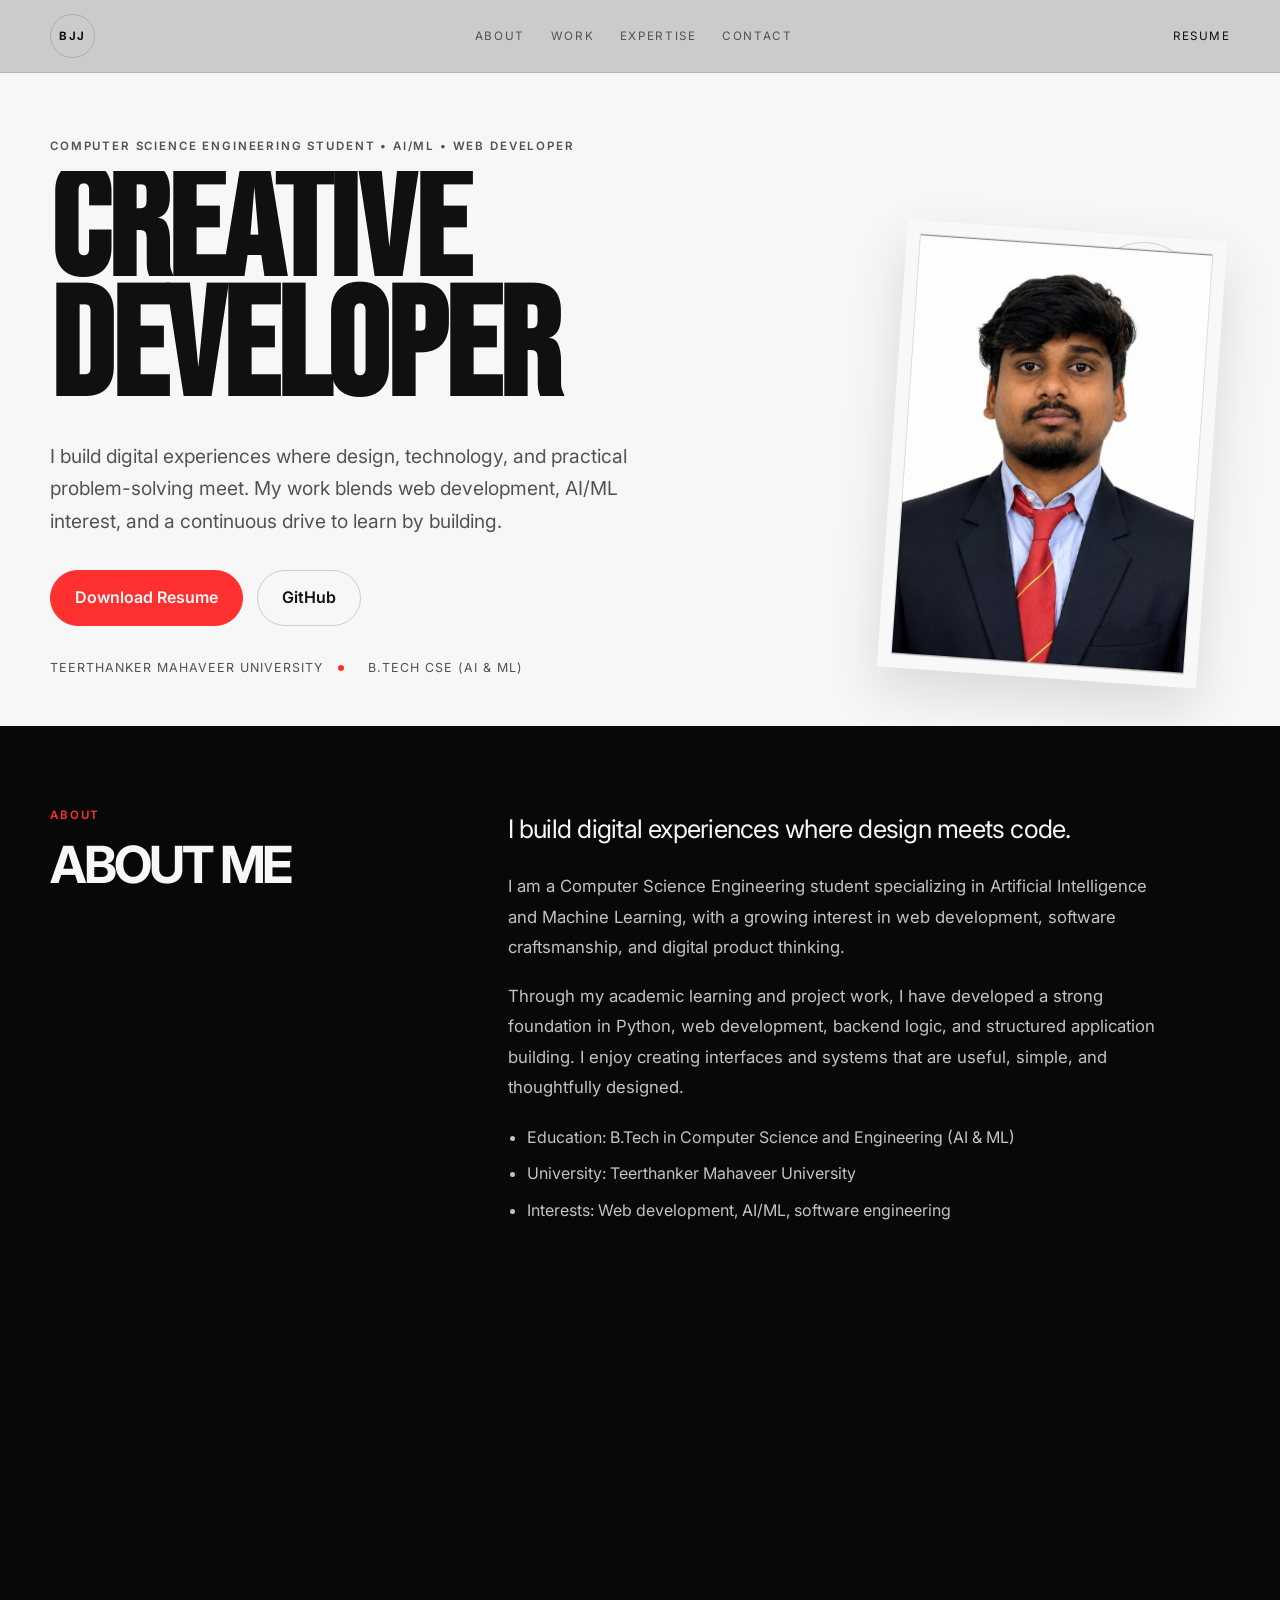
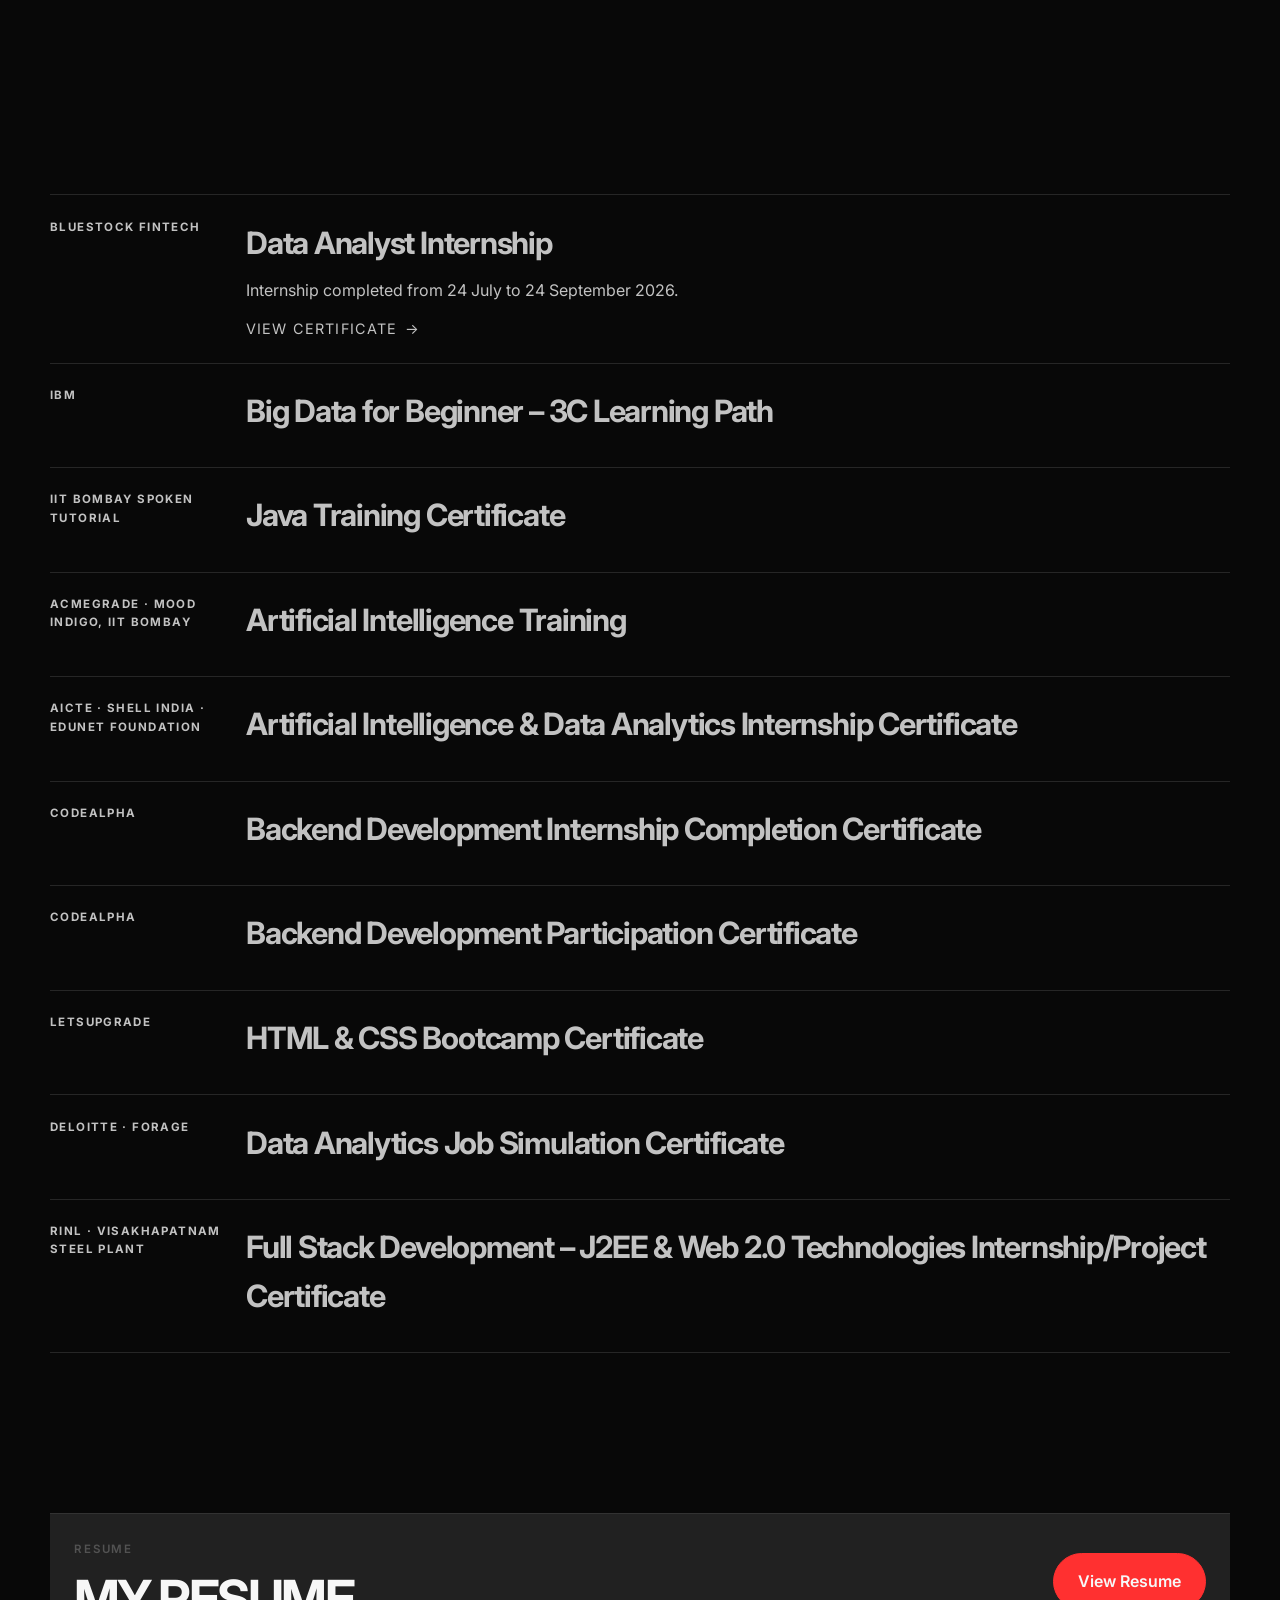
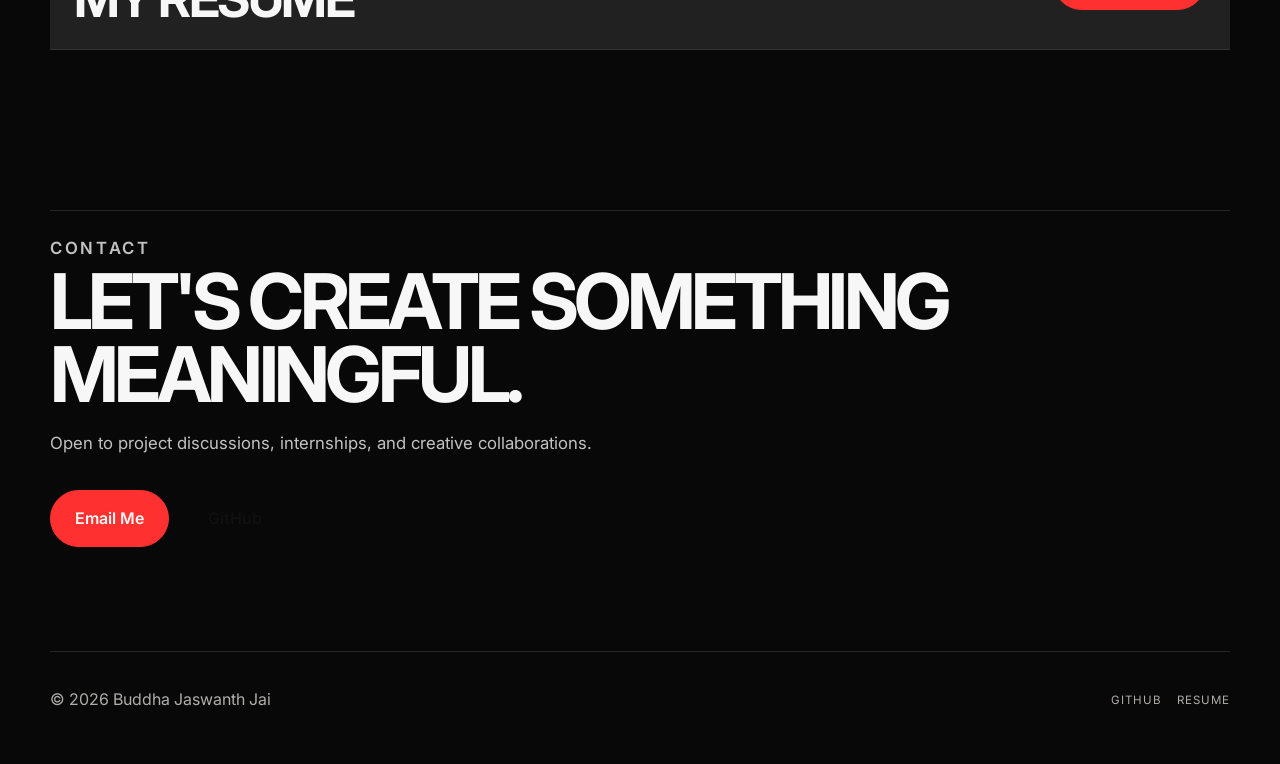
<file: index.html>
<!DOCTYPE html>
<html lang="en">
  <head>
    <meta charset="UTF-8" />
    <meta name="viewport" content="width=device-width, initial-scale=1.0" />
    <meta name="description" content="Buddha Jaswanth Jai is a Computer Science Engineering student specializing in AI/ML, web development, and digital experiences." />
    <meta name="theme-color" content="#f1e8dd" />
    <title>Buddha Jaswanth Jai | Portfolio</title>
    <link rel="preconnect" href="https://fonts.googleapis.com" />
    <link rel="preconnect" href="https://fonts.gstatic.com" crossorigin />
    <link href="https://fonts.googleapis.com/css2?family=Bebas+Neue&family=Inter:wght@400;500;600;700;800;900&family=Permanent+Marker&display=swap" rel="stylesheet" />
    <link rel="stylesheet" href="styles.css" />
  </head>
  <body class="is-loading">
    <div class="loader" aria-live="polite" aria-label="Loading portfolio">
      <div class="loader__inner">
        <svg class="loader__ring" viewBox="0 0 120 120" aria-hidden="true">
          <circle class="loader__ring-bg" cx="60" cy="60" r="47"></circle>
          <circle class="loader__ring-fill" cx="60" cy="60" r="47"></circle>
        </svg>
        <div class="loader__count" data-progress>00%</div>
        <div class="loader__hello">hello</div>
      </div>
    </div>

    <div class="page-shell">
      <header class="topbar">
        <div class="container nav">
          <a class="brand" href="#home" aria-label="Go to home">BJJ</a>
          <nav class="nav-links" aria-label="Main navigation">
            <a href="#about">About</a>
            <a href="#work">Work</a>
            <a href="#expertise">Expertise</a>
            <a href="#contact">Contact</a>
          </nav>
          <a class="tiny-link" href="assets/resume.pdf" target="_blank" rel="noreferrer">Resume</a>
        </div>
      </header>

      <main id="home">
        <section class="hero">
          <div class="container hero__inner">
            <div class="hero__copy reveal" data-reveal>
              <div class="hero__eyebrow">Computer Science Engineering Student • AI/ML • Web Developer</div>
              <h1 class="headline" aria-label="Creative Developer">
                <span class="headline__line headline__line--primary">CREATIVE</span>
                <span class="headline__line headline__line--secondary">DEVELOPER</span>
              </h1>
              <p class="intro">
                I build digital experiences where design, technology, and practical problem-solving meet. My work blends web development, AI/ML interest, and a continuous drive to learn by building.
              </p>
              <div class="hero__actions">
                <a class="button button--primary" href="assets/resume.pdf" target="_blank" rel="noreferrer">Download Resume</a>
                <a class="button button--secondary" href="https://github.com/JASWANTH1726" target="_blank" rel="noreferrer">GitHub</a>
              </div>
              <div class="hero__meta">
                <span>Teerthanker Mahaveer University</span>
                <span>B.Tech CSE (AI &amp; ML)</span>
              </div>
            </div>

            <div class="hero__aside reveal" data-reveal>
              <div class="seal" aria-hidden="true">
                <span>BUILD</span>
              </div>
              <div class="portrait-card">
                <img src="assets/profile.jpg" alt="Buddha Jaswanth Jai portrait" />
              </div>
            </div>
          </div>
        </section>

        <section class="section dark about" id="about">
          <div class="container two-column">
            <div class="section-header reveal" data-reveal>
              <p class="kicker">About</p>
              <h2>ABOUT ME</h2>
            </div>

            <div class="section-body reveal" data-reveal>
              <p class="lead">I build digital experiences where design meets code.</p>
              <p>
                I am a Computer Science Engineering student specializing in Artificial Intelligence and Machine Learning, with a growing interest in web development, software craftsmanship, and digital product thinking.
              </p>
              <p>
                Through my academic learning and project work, I have developed a strong foundation in Python, web development, backend logic, and structured application building. I enjoy creating interfaces and systems that are useful, simple, and thoughtfully designed.
              </p>
              <ul class="bullet-list">
                <li>Education: B.Tech in Computer Science and Engineering (AI &amp; ML)</li>
                <li>University: Teerthanker Mahaveer University</li>
                <li>Interests: Web development, AI/ML, software engineering</li>
              </ul>
            </div>
          </div>
        </section>

        <section class="section dark expertise" id="expertise">
          <div class="container">
            <div class="section-header reveal" data-reveal>
              <p class="kicker">Expertise</p>
              <h2>SKILLS</h2>
            </div>

            <div class="expertise__grid reveal" data-reveal>
              <article class="expertise__item">
                <span class="expertise__num">01</span>
                <h3>Web Development</h3>
                <p>HTML, CSS, responsive layouts, UI structure, and user-centered front-end thinking.</p>
              </article>

              <article class="expertise__item">
                <span class="expertise__num">02</span>
                <h3>Backend</h3>
                <p>Flask applications, database handling, routing, and logic-driven web systems.</p>
              </article>

              <article class="expertise__item">
                <span class="expertise__num">03</span>
                <h3>Programming</h3>
                <p>Python, Java, C, C++, and JavaScript fundamentals for problem-solving and web work.</p>
              </article>

              <article class="expertise__item">
                <span class="expertise__num">04</span>
                <h3>AI / ML</h3>
                <p>Concepts in artificial intelligence, machine learning, and analytical thinking.</p>
              </article>

              <article class="expertise__item">
                <span class="expertise__num">05</span>
                <h3>Tools</h3>
                <p>Git, GitHub, project documentation, and structured development workflow.</p>
              </article>
            </div>
          </div>
        </section>

        <section class="section dark work" id="work">
          <div class="container">
            <div class="section-header reveal" data-reveal>
              <p class="kicker">Selected Work</p>
              <h2>PROJECTS</h2>
            </div>

            <article class="project reveal" data-reveal>
              <div class="project__number">01</div>
              <div class="project__content">
                <div class="project__meta">
                  <span class="tag">Featured</span>
                  <span class="tag tag--muted">Python • Flask • Flask-SQLAlchemy • SQLite • Jinja</span>
                </div>
                <h3>Student Link Manager &amp; URL Shortener</h3>
                <p>
                  A Python and Flask URL-shortening app that generates unique six-character links and redirects users to the original URLs.
                </p>
                <ul class="bullet-list bullet-list--compact">
                  <li>Flask-SQLAlchemy and SQLite provide persistent storage and duplicate-link lookup.</li>
                  <li>Jinja templates render the link submission form and short-link result.</li>
                </ul>
                <div class="project__links">
                  <a href="https://urlproj.netlify.app" target="_blank" rel="noreferrer">Live Demo</a>
                  <a href="assets/CodeAlpha_project" download>Download Project</a>
                </div>
              </div>
            </article>

            <article class="project reveal" data-reveal>
              <div class="project__number">02</div>
              <div class="project__content">
                <div class="project__meta">
                  <span class="tag">Full-Stack News Aggregator</span>
                  <span class="tag tag--muted">React • Vite • Node.js • Express</span>
                  <span class="tag tag--muted">MongoDB Atlas • JWT • NewsAPI • RSS</span>
                </div>
                <h3>NewsHub</h3>
                <p>
                  A full-stack news platform with a React and Vite frontend, Express REST API, and MongoDB Atlas data layer.
                </p>
                <p>
                  Tech stack: React 18, Vite, React Router, Axios, CSS Modules, Node.js, Express.js, MongoDB Atlas, Mongoose, JWT, bcryptjs, NewsAPI, and RSS Parser. Deployed on Vercel and Render.
                </p>
                <ul class="bullet-list bullet-list--compact">
                  <li>Combines NewsAPI and RSS sources for personalized multilingual news feeds and keyword-based recommendations.</li>
                  <li>Uses JWT authentication; frontend deployed on Vercel and backend on Render.</li>
                </ul>
                <div class="project__links">
                  <a href="https://newshub-django.vercel.app" target="_blank" rel="noreferrer">Live Demo</a>
                  <a href="https://github.com/JASWANTH1726/newshub" target="_blank" rel="noreferrer">GitHub</a>
                </div>
              </div>
            </article>

            <article class="project reveal" data-reveal>
              <div class="project__number">03</div>
              <div class="project__content">
                <div class="project__meta">
                  <span class="tag">Vehicle Management</span>
                  <span class="tag tag--muted">HTML • CSS • JavaScript</span>
                  <span class="tag tag--muted">Local Storage • GitHub Pages</span>
                </div>
                <h3>Vehicle Management System</h3>
                <p>
                  A browser-based app for organizing vehicle details, maintenance history, and fuel records, with records saved locally on the user's device.
                </p>
                <ul class="bullet-list bullet-list--compact">
                  <li>Add and manage vehicles, maintenance entries, and fuel logs; filter records by vehicle.</li>
                  <li>Import and export records as JSON for backup or transfer between browsers.</li>
                </ul>
                <div class="project__links">
                  <a href="https://jaswanth1726.github.io/vehicle-management-system/" target="_blank" rel="noreferrer">Live Demo</a>
                  <a href="https://github.com/JASWANTH1726/vehicle-management-system" target="_blank" rel="noreferrer">GitHub</a>
                </div>
              </div>
            </article>
          </div>
        </section>

        <section class="section dark credentials" id="credentials">
          <div class="container">
            <div class="section-header reveal" data-reveal>
              <p class="kicker">Credentials</p>
              <h2>CERTIFICATIONS</h2>
            </div>

            <div class="timeline reveal" data-reveal>
              <article class="timeline__item">
                <span class="timeline__year">Bluestock Fintech</span>
                <div>
                  <h3>Data Analyst Internship</h3>
                  <p>Internship completed from 24 July to 24 September 2026.</p>
                  <div class="project__links">
                    <a href="assets/BFDA103575.jpg" target="_blank" rel="noreferrer">View Certificate</a>
                  </div>
                </div>
              </article>

              <article class="timeline__item">
                <span class="timeline__year">IBM</span>
                <div>
                  <h3>Big Data for Beginner – 3C Learning Path</h3>
                </div>
              </article>

              <article class="timeline__item">
                <span class="timeline__year">IIT Bombay Spoken Tutorial</span>
                <div>
                  <h3>Java Training Certificate</h3>
                </div>
              </article>

              <article class="timeline__item">
                <span class="timeline__year">Acmegrade · Mood Indigo, IIT Bombay</span>
                <div>
                  <h3>Artificial Intelligence Training</h3>
                </div>
              </article>

              <article class="timeline__item">
                <span class="timeline__year">AICTE · Shell India · Edunet Foundation</span>
                <div>
                  <h3>Artificial Intelligence &amp; Data Analytics Internship Certificate</h3>
                </div>
              </article>

              <article class="timeline__item">
                <span class="timeline__year">CodeAlpha</span>
                <div>
                  <h3>Backend Development Internship Completion Certificate</h3>
                </div>
              </article>

              <article class="timeline__item">
                <span class="timeline__year">CodeAlpha</span>
                <div>
                  <h3>Backend Development Participation Certificate</h3>
                </div>
              </article>

              <article class="timeline__item">
                <span class="timeline__year">LetsUpgrade</span>
                <div>
                  <h3>HTML &amp; CSS Bootcamp Certificate</h3>
                </div>
              </article>

              <article class="timeline__item">
                <span class="timeline__year">Deloitte · Forage</span>
                <div>
                  <h3>Data Analytics Job Simulation Certificate</h3>
                </div>
              </article>

              <article class="timeline__item">
                <span class="timeline__year">RINL · Visakhapatnam Steel Plant</span>
                <div>
                  <h3>Full Stack Development – J2EE &amp; Web 2.0 Technologies Internship/Project Certificate</h3>
                </div>
              </article>
            </div>
          </div>
        </section>

        <section class="section resume">
          <div class="container resume-box reveal" data-reveal>
            <div>
              <p class="kicker">Resume</p>
              <h2>MY RESUME</h2>
            </div>
            <a class="button button--primary" href="assets/resume.pdf" target="_blank" rel="noreferrer">View Resume</a>
          </div>
        </section>

        <section class="section dark contact" id="contact">
          <div class="container contact-box reveal" data-reveal>
            <p class="kicker">Contact</p>
            <h2>LET'S CREATE SOMETHING MEANINGFUL.</h2>
            <p>Open to project discussions, internships, and creative collaborations.</p>
            <div class="contact-actions">
              <a class="button button--primary" href="mailto:jaswanthjai1726@gmail.com">Email Me</a>
              <a class="button button--secondary" href="https://github.com/JASWANTH1726" target="_blank" rel="noreferrer">GitHub</a>
            </div>
          </div>
        </section>
      </main>

      <footer class="footer">
        <div class="container footer__inner">
          <p>© <span id="year"></span> Buddha Jaswanth Jai</p>
          <div class="footer__links">
            <a href="https://github.com/JASWANTH1726" target="_blank" rel="noreferrer">GitHub</a>
            <a href="assets/resume.pdf" target="_blank" rel="noreferrer">Resume</a>
          </div>
        </div>
      </footer>
    </div>

    <script src="script.js"></script>
  </body>
</html>
</file>
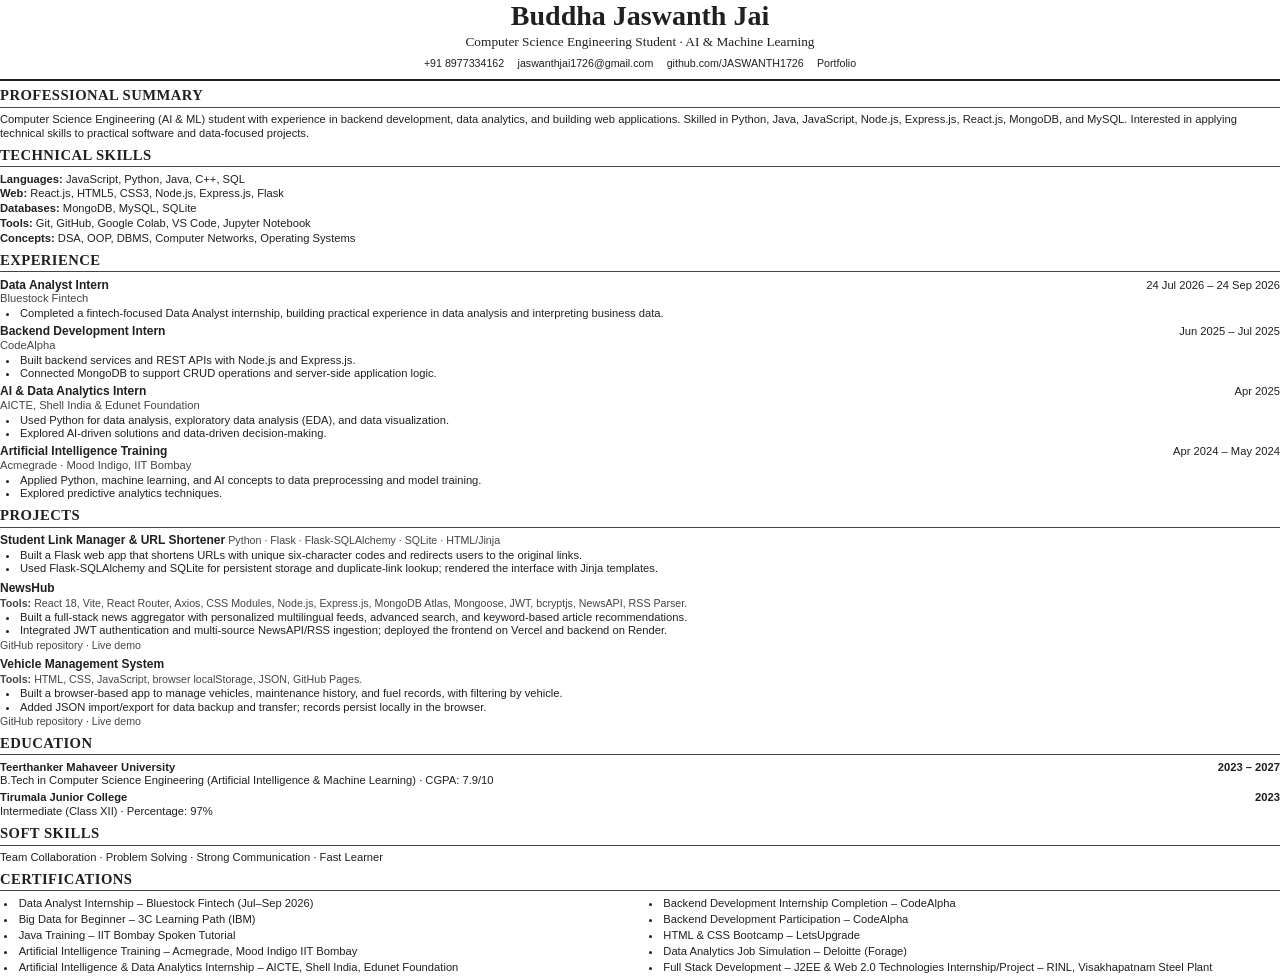
<file: resume-source.html>
<!DOCTYPE html>
<html lang="en">
  <head>
    <meta charset="UTF-8" />
    <meta name="viewport" content="width=device-width, initial-scale=1.0" />
    <title>Buddha Jaswanth Jai | Resume</title>
    <style>
      @page {
        size: A4;
        margin: 10mm 12mm;
      }

      * {
        box-sizing: border-box;
      }

      body {
        margin: 0;
        color: #202020;
        font-family: Arial, Helvetica, sans-serif;
        font-size: 8.4pt;
        line-height: 1.2;
      }

      a {
        color: inherit;
        text-decoration: none;
      }

      header {
        padding-bottom: 7pt;
        border-bottom: 1.5pt solid #222;
        text-align: center;
      }

      h1 {
        margin: 0;
        font-family: Georgia, "Times New Roman", serif;
        font-size: 21pt;
        line-height: 1.12;
      }

      .subtitle {
        margin: 2pt 0 5pt;
        font-family: Georgia, "Times New Roman", serif;
        font-size: 10pt;
      }

      .contact {
        display: flex;
        justify-content: center;
        flex-wrap: wrap;
        column-gap: 10pt;
        row-gap: 2pt;
        font-size: 8pt;
      }

      section {
        margin-top: 5pt;
      }

      h2 {
        margin: 0 0 4pt;
        padding-bottom: 2pt;
        border-bottom: 0.7pt solid #444;
        font-family: Georgia, "Times New Roman", serif;
        font-size: 11pt;
        line-height: 1.15;
        letter-spacing: 0.03em;
      }

      p {
        margin: 0;
      }

      .skills p + p {
        margin-top: 1pt;
      }

      .entry {
        margin-top: 3pt;
        break-inside: avoid;
      }

      .entry:first-of-type {
        margin-top: 0;
      }

      .entry-heading {
        display: flex;
        justify-content: space-between;
        align-items: baseline;
        gap: 8pt;
      }

      .entry-heading strong,
      .project-title {
        font-size: 9pt;
      }

      .date,
      .organization {
        white-space: nowrap;
      }

      .organization {
        color: #454545;
      }

      ul {
        margin: 1pt 0 0;
        padding-left: 14pt;
      }

      li {
        padding-left: 1pt;
      }

      .projects .entry {
        margin-top: 4pt;
      }

      .project-title {
        font-weight: 700;
      }

      .project-meta {
        color: #454545;
        font-size: 8pt;
      }

      .projects .project-meta {
        margin-top: 1pt;
      }

      .projects .entry-heading {
        display: block;
      }

      .education .entry {
        display: grid;
        grid-template-columns: 1fr auto;
        column-gap: 8pt;
      }

      .certifications ul {
        columns: 2;
        column-gap: 20pt;
        margin-top: 0;
        padding-left: 13pt;
      }

      .certifications li {
        margin: 0 0 2pt;
        break-inside: avoid;
      }

      @media print {
        body {
          -webkit-print-color-adjust: exact;
          print-color-adjust: exact;
        }
      }
    </style>
  </head>
  <body>
    <header>
      <h1>Buddha Jaswanth Jai</h1>
      <p class="subtitle">Computer Science Engineering Student · AI &amp; Machine Learning</p>
      <div class="contact">
        <a href="tel:+918977334162">+91 8977334162</a>
        <a href="mailto:jaswanthjai1726@gmail.com">jaswanthjai1726@gmail.com</a>
        <a href="https://github.com/JASWANTH1726">github.com/JASWANTH1726</a>
        <a href="https://charming-stardust-a081e4.netlify.app">Portfolio</a>
      </div>
    </header>

    <section>
      <h2>PROFESSIONAL SUMMARY</h2>
      <p>
        Computer Science Engineering (AI &amp; ML) student with experience in backend development, data analytics, and building web applications. Skilled in Python, Java, JavaScript, Node.js, Express.js, React.js, MongoDB, and MySQL. Interested in applying technical skills to practical software and data-focused projects.
      </p>
    </section>

    <section class="skills">
      <h2>TECHNICAL SKILLS</h2>
      <p><strong>Languages:</strong> JavaScript, Python, Java, C++, SQL</p>
      <p><strong>Web:</strong> React.js, HTML5, CSS3, Node.js, Express.js, Flask</p>
      <p><strong>Databases:</strong> MongoDB, MySQL, SQLite</p>
      <p><strong>Tools:</strong> Git, GitHub, Google Colab, VS Code, Jupyter Notebook</p>
      <p><strong>Concepts:</strong> DSA, OOP, DBMS, Computer Networks, Operating Systems</p>
    </section>

    <section class="experience">
      <h2>EXPERIENCE</h2>
      <article class="entry">
        <div class="entry-heading">
          <strong>Data Analyst Intern</strong>
          <span class="date">24 Jul 2026 – 24 Sep 2026</span>
        </div>
        <p class="organization">Bluestock Fintech</p>
        <ul>
          <li>Completed a fintech-focused Data Analyst internship, building practical experience in data analysis and interpreting business data.</li>
        </ul>
      </article>
      <article class="entry">
        <div class="entry-heading">
          <strong>Backend Development Intern</strong>
          <span class="date">Jun 2025 – Jul 2025</span>
        </div>
        <p class="organization">CodeAlpha</p>
        <ul>
          <li>Built backend services and REST APIs with Node.js and Express.js.</li>
          <li>Connected MongoDB to support CRUD operations and server-side application logic.</li>
        </ul>
      </article>
      <article class="entry">
        <div class="entry-heading">
          <strong>AI &amp; Data Analytics Intern</strong>
          <span class="date">Apr 2025</span>
        </div>
        <p class="organization">AICTE, Shell India &amp; Edunet Foundation</p>
        <ul>
          <li>Used Python for data analysis, exploratory data analysis (EDA), and data visualization.</li>
          <li>Explored AI-driven solutions and data-driven decision-making.</li>
        </ul>
      </article>
      <article class="entry">
        <div class="entry-heading">
          <strong>Artificial Intelligence Training</strong>
          <span class="date">Apr 2024 – May 2024</span>
        </div>
        <p class="organization">Acmegrade · Mood Indigo, IIT Bombay</p>
        <ul>
          <li>Applied Python, machine learning, and AI concepts to data preprocessing and model training.</li>
          <li>Explored predictive analytics techniques.</li>
        </ul>
      </article>
    </section>

    <section class="projects">
      <h2>PROJECTS</h2>
      <article class="entry">
        <div class="entry-heading">
          <strong class="project-title">Student Link Manager &amp; URL Shortener</strong>
          <span class="project-meta">Python · Flask · Flask-SQLAlchemy · SQLite · HTML/Jinja</span>
        </div>
        <ul>
          <li>Built a Flask web app that shortens URLs with unique six-character codes and redirects users to the original links.</li>
          <li>Used Flask-SQLAlchemy and SQLite for persistent storage and duplicate-link lookup; rendered the interface with Jinja templates.</li>
        </ul>
      </article>
      <article class="entry">
        <div class="entry-heading">
          <strong class="project-title">NewsHub</strong>
        </div>
        <p class="project-meta"><strong>Tools:</strong> React 18, Vite, React Router, Axios, CSS Modules, Node.js, Express.js, MongoDB Atlas, Mongoose, JWT, bcryptjs, NewsAPI, RSS Parser.</p>
        <ul>
          <li>Built a full-stack news aggregator with personalized multilingual feeds, advanced search, and keyword-based article recommendations.</li>
          <li>Integrated JWT authentication and multi-source NewsAPI/RSS ingestion; deployed the frontend on Vercel and backend on Render.</li>
        </ul>
        <p class="project-meta"><a href="https://github.com/JASWANTH1726/newshub">GitHub repository</a> · <a href="https://newshub-django.vercel.app">Live demo</a></p>
      </article>
      <article class="entry">
        <div class="entry-heading">
          <strong class="project-title">Vehicle Management System</strong>
        </div>
        <p class="project-meta"><strong>Tools:</strong> HTML, CSS, JavaScript, browser localStorage, JSON, GitHub Pages.</p>
        <ul>
          <li>Built a browser-based app to manage vehicles, maintenance history, and fuel records, with filtering by vehicle.</li>
          <li>Added JSON import/export for data backup and transfer; records persist locally in the browser.</li>
        </ul>
        <p class="project-meta"><a href="https://github.com/JASWANTH1726/vehicle-management-system">GitHub repository</a> · <a href="https://jaswanth1726.github.io/vehicle-management-system/">Live demo</a></p>
      </article>
    </section>

    <section class="education">
      <h2>EDUCATION</h2>
      <article class="entry">
        <div><strong>Teerthanker Mahaveer University</strong></div>
        <strong class="date">2023 – 2027</strong>
        <p>B.Tech in Computer Science Engineering (Artificial Intelligence &amp; Machine Learning) · CGPA: 7.9/10</p>
      </article>
      <article class="entry">
        <div><strong>Tirumala Junior College</strong></div>
        <strong class="date">2023</strong>
        <p>Intermediate (Class XII) · Percentage: 97%</p>
      </article>
    </section>

    <section>
      <h2>SOFT SKILLS</h2>
      <p>Team Collaboration · Problem Solving · Strong Communication · Fast Learner</p>
    </section>

    <section class="certifications">
      <h2>CERTIFICATIONS</h2>
      <ul>
        <li>Data Analyst Internship – Bluestock Fintech (Jul–Sep 2026)</li>
        <li>Big Data for Beginner – 3C Learning Path (IBM)</li>
        <li>Java Training – IIT Bombay Spoken Tutorial</li>
        <li>Artificial Intelligence Training – Acmegrade, Mood Indigo IIT Bombay</li>
        <li>Artificial Intelligence &amp; Data Analytics Internship – AICTE, Shell India, Edunet Foundation</li>
        <li>Backend Development Internship Completion – CodeAlpha</li>
        <li>Backend Development Participation – CodeAlpha</li>
        <li>HTML &amp; CSS Bootcamp – LetsUpgrade</li>
        <li>Data Analytics Job Simulation – Deloitte (Forage)</li>
        <li>Full Stack Development – J2EE &amp; Web 2.0 Technologies Internship/Project – RINL, Visakhapatnam Steel Plant</li>
      </ul>
    </section>
  </body>
</html>
</file>
<file: styles.css>
:root {
  --color-background: #101010;
  --color-background-deep: #080808;
  --color-background-elevated: #1d1d1d;
  --color-background-soft: #262626;
  --color-text-primary: #f7f7f7;
  --color-text-secondary: #b8b8b8;
  --color-text-muted: #858585;
  --color-text-dark: #101010;
  --color-accent: #ff3030;
  --color-accent-hover: #ff5252;
  --color-accent-dark: #c91425;
  --color-accent-soft: #40171b;
  --color-border: #353535;
  --color-border-strong: #555555;
  --color-border-accent: #ff3030;
  --color-hero-background: #f7f7f7;
  --color-hero-text: #101010;
  --color-hero-secondary: #525252;
  --color-loader-background: #080808;
  --color-loader-text: #f7f7f7;
  --color-loader-accent: #ff3030;
  --color-loader-track: #333333;
  --color-focus: #ff5252;
  --color-selection-background: #ff3030;
  --color-selection-text: #ffffff;
  --container-width: 1440px;
  --page-gutter: clamp(20px, 5vw, 76px);
  --font-display: "Bebas Neue", "Arial Narrow", sans-serif;
  --font-body: "Inter", Arial, sans-serif;
  --font-script: "Dancing Script", cursive;
  --duration-fast: 200ms;
  --duration-normal: 500ms;
  --duration-slow: 800ms;
  --ease-standard: cubic-bezier(0.22, 1, 0.36, 1);
  --ease-smooth: cubic-bezier(0.76, 0, 0.24, 1);
  --line: rgba(255, 255, 255, 0.08);
  --line-light: rgba(255, 255, 255, 0.12);
  --shadow: rgba(15, 15, 12, 0.12);
  --easing: cubic-bezier(0.2, 0.8, 0.2, 1);
}

* {
  box-sizing: border-box;
}

html {
  scroll-behavior: smooth;
}

body {
  margin: 0;
  background: var(--color-background-deep);
  color: var(--color-text-primary);
  font-family: var(--font-body);
  line-height: 1.6;
  min-height: 100vh;
  overflow-x: hidden;
}

img {
  max-width: 100%;
  display: block;
}

a {
  text-decoration: none;
  color: inherit;
}

button,
input,
textarea,
select {
  font: inherit;
}

.container {
  width: min(1180px, calc(100% - 2rem));
  margin-inline: auto;
}

.topbar {
  position: sticky;
  top: 0;
  z-index: 30;
  background: rgba(247, 247, 247, 0.82);
  backdrop-filter: blur(14px);
  border-bottom: 1px solid rgba(16, 16, 15, 0.12);
}

.nav {
  display: flex;
  align-items: center;
  justify-content: space-between;
  gap: 1rem;
  min-height: 72px;
}

.brand {
  display: inline-flex;
  align-items: center;
  justify-content: center;
  width: 2.8rem;
  height: 2.8rem;
  border: 1px solid rgba(16, 16, 15, 0.16);
  border-radius: 50%;
  font-size: 0.72rem;
  font-weight: 700;
  letter-spacing: 0.14em;
  color: var(--color-text-dark);
}

.nav-links {
  display: flex;
  align-items: center;
  justify-content: center;
  gap: clamp(0.8rem, 2vw, 1.6rem);
  flex-wrap: wrap;
  font-size: 0.73rem;
  letter-spacing: 0.14em;
  text-transform: uppercase;
  color: var(--color-hero-secondary);
}

.nav-links a,
.tiny-link {
  position: relative;
}

.nav-links a::after,
.tiny-link::after {
  content: "";
  position: absolute;
  left: 0;
  bottom: -0.3rem;
  width: 100%;
  height: 1px;
  background: var(--text);
  transform: scaleX(0);
  transform-origin: left;
  transition: transform 0.24s var(--easing);
}

.nav-links a:hover::after,
.nav-links a:focus-visible::after,
.tiny-link:hover::after,
.tiny-link:focus-visible::after {
  transform: scaleX(1);
}

.tiny-link {
  font-size: 0.73rem;
  letter-spacing: 0.12em;
  text-transform: uppercase;
  color: var(--color-hero-text);
}

.hero {
  background: var(--color-hero-background);
  padding: 4rem 0 3rem;
}

.hero__inner {
  display: grid;
  grid-template-columns: minmax(0, 1.5fr) minmax(250px, 0.7fr);
  gap: clamp(1.5rem, 5vw, 5rem);
  align-items: end;
}

.hero__copy {
  max-width: 760px;
}

.hero__eyebrow,
.kicker {
  margin: 0 0 1rem;
  color: var(--color-hero-secondary);
  font-size: 0.72rem;
  letter-spacing: 0.16em;
  text-transform: uppercase;
  font-weight: 600;
}

.headline {
  margin: 0;
  line-height: 0.78;
  text-transform: uppercase;
  letter-spacing: -0.08em;
  font-family: var(--font-display);
  overflow: hidden;
}

.headline__line {
  display: block;
  color: var(--color-hero-text);
  font-size: clamp(5rem, 12vw, 16rem);
  transform: translateY(18%);
  animation: riseIn 1s var(--easing) forwards;
}

.headline__line--secondary {
  animation-delay: 0.12s;
}

.intro {
  max-width: 38rem;
  margin-top: 1.8rem;
  color: var(--color-hero-secondary);
  font-size: clamp(1.04rem, 1.5vw, 1.25rem);
  line-height: 1.7;
}

.hero__actions,
.contact-actions,
.project__links {
  display: flex;
  flex-wrap: wrap;
  align-items: center;
  gap: 0.9rem;
  margin-top: 2rem;
}

.button {
  display: inline-flex;
  align-items: center;
  justify-content: center;
  min-height: 48px;
  padding: 0.9rem 1.5rem;
  border-radius: 999px;
  border: 1px solid var(--line);
  font-weight: 600;
  transition: transform 0.25s var(--easing), border-color 0.25s var(--easing), background-color 0.25s var(--easing), color 0.25s var(--easing);
}

.button:hover,
.button:focus-visible {
  transform: translateY(-2px);
}

.button--primary {
  background: var(--color-accent);
  color: var(--color-text-primary);
  border-color: var(--color-accent);
}

.button--secondary {
  background: transparent;
  color: var(--color-hero-text);
  border-color: rgba(16, 16, 15, 0.18);
}

.hero__meta {
  display: flex;
  flex-wrap: wrap;
  align-items: center;
  gap: 0.9rem 1.5rem;
  margin-top: 2rem;
  color: var(--color-hero-secondary);
  font-size: 0.78rem;
  letter-spacing: 0.08em;
  text-transform: uppercase;
}

.hero__meta span {
  position: relative;
  padding-right: 1.3rem;
}

.hero__meta span:not(:last-child)::after {
  content: "";
  position: absolute;
  right: 0;
  top: 50%;
  width: 0.38rem;
  height: 0.38rem;
  border-radius: 50%;
  background: var(--color-accent);
  transform: translateY(-50%);
}

.hero__aside {
  display: flex;
  justify-content: center;
  align-items: flex-end;
  position: relative;
  min-height: 460px;
}

.seal {
  position: absolute;
  right: 2rem;
  top: 1.5rem;
  width: 110px;
  height: 110px;
  border: 1px solid rgba(16, 16, 15, 0.2);
  border-radius: 50%;
  display: grid;
  place-items: center;
  color: var(--color-accent);
  font-size: 0.62rem;
  letter-spacing: 0.22em;
  text-transform: uppercase;
  transform: rotate(10deg);
}

.portrait-card {
  width: min(100%, 320px);
  background: rgba(255, 255, 255, 0.14);
  border: 1px solid var(--line);
  padding: 0.8rem;
  transform: rotate(4deg);
  box-shadow: 0 22px 50px var(--shadow);
  position: relative;
}

.portrait-card::before {
  content: "";
  position: absolute;
  inset: 12px;
  border: 1px solid rgba(16, 16, 15, 0.12);
}

.portrait-card img {
  width: 100%;
  height: 420px;
  object-fit: cover;
  object-position: center top;
}

.section {
  padding: 5rem 0;
}

.dark {
  background: var(--color-background-deep);
  color: var(--color-text-primary);
}

.dark .kicker,
.dark .timeline__year,
.dark .bullet-list,
.dark .project p,
.dark .expertise__item p,
.dark .contact-box p,
.dark .section-body p,
.dark .timeline__item p,
.dark .project__links a,
.dark .project h3,
.dark .timeline__item h3 {
  color: rgba(247, 247, 247, 0.78);
}

.dark .kicker {
  color: var(--color-accent);
}

.two-column {
  display: grid;
  grid-template-columns: 0.72fr 1.28fr;
  gap: clamp(1.5rem, 4vw, 4rem);
  align-items: start;
}

.section-header h2 {
  margin: 0;
  font-size: clamp(2.2rem, 4vw, 4.4rem);
  letter-spacing: -0.06em;
  line-height: 0.9;
  text-transform: uppercase;
}

.section-body {
  max-width: 650px;
}

.section-body p {
  font-size: 1.05rem;
  line-height: 1.8;
  margin: 0 0 1.2rem;
}

.lead {
  font-size: clamp(1.3rem, 2vw, 2rem) !important;
  letter-spacing: -0.03em;
  color: var(--white) !important;
}

.bullet-list {
  margin: 1.4rem 0 0;
  padding-left: 1.2rem;
  color: rgba(247, 243, 238, 0.76);
}

.bullet-list li {
  margin-bottom: 0.7rem;
}

.expertise__grid {
  display: grid;
  grid-template-columns: repeat(5, minmax(0, 1fr));
  gap: 1.2rem;
  margin-top: 2rem;
}

.expertise__item {
  padding-top: 1.2rem;
  border-top: 1px solid var(--line-light);
}

.expertise__num {
  display: inline-block;
  margin-bottom: 0.9rem;
  color: var(--color-accent);
  letter-spacing: 0.08em;
  font-size: 0.75rem;
  font-weight: 700;
}

.expertise__item h3 {
  margin: 0 0 0.8rem;
  font-size: clamp(1.2rem, 2vw, 2rem);
  letter-spacing: -0.04em;
}

.expertise__item p {
  margin: 0;
  line-height: 1.8;
}

.project {
  display: grid;
  grid-template-columns: 120px minmax(0, 1fr);
  gap: 1.4rem;
  padding-top: 1.8rem;
  border-top: 1px solid var(--line-light);
}

.project + .project {
  margin-top: 1.4rem;
}

.project__number {
  font-family: var(--font-display);
  font-size: clamp(2.4rem, 5vw, 5rem);
  letter-spacing: -0.08em;
  color: var(--color-accent);
}

.project__content {
  border: 1px solid var(--line-light);
  background: rgba(255, 255, 255, 0.02);
  padding: 1.4rem 1.3rem;
  transition: transform 0.25s var(--easing), border-color 0.25s var(--easing);
}

.project:hover .project__content,
.project:focus-within .project__content {
  transform: translateY(-3px);
  border-color: rgba(255, 48, 48, 0.7);
}

.project__meta {
  display: flex;
  flex-wrap: wrap;
  gap: 0.6rem;
  margin-bottom: 1rem;
}

.tag {
  display: inline-flex;
  align-items: center;
  padding: 0.4rem 0.8rem;
  border-radius: 999px;
  background: rgba(255, 48, 48, 0.12);
  border: 1px solid rgba(255, 48, 48, 0.3);
  color: var(--color-text-primary);
  font-size: 0.68rem;
  letter-spacing: 0.12em;
  text-transform: uppercase;
}

.tag--muted {
  background: transparent;
}

.project h3 {
  margin: 0 0 0.9rem;
  font-size: clamp(1.7rem, 2.4vw, 2.7rem);
  letter-spacing: -0.05em;
  line-height: 1.04;
}

.project p {
  margin: 0 0 1rem;
  line-height: 1.8;
}

.bullet-list--compact {
  margin-top: 0;
}

.project__links a {
  position: relative;
  font-size: 0.9rem;
  letter-spacing: 0.08em;
  text-transform: uppercase;
  color: var(--white);
}

.project__links a::after {
  content: "→";
  margin-left: 0.45rem;
  transition: transform 0.25s var(--easing);
}

.project__links a:hover::after,
.project__links a:focus-visible::after {
  transform: translateX(3px);
}

.timeline {
  margin-top: 2rem;
  border-top: 1px solid var(--line-light);
}

.timeline__item {
  display: grid;
  grid-template-columns: 180px minmax(0, 1fr);
  gap: 1rem;
  padding: 1.4rem 0;
  border-bottom: 1px solid var(--line-light);
}

.timeline__year {
  color: var(--gold);
  font-size: 0.72rem;
  letter-spacing: 0.12em;
  text-transform: uppercase;
  font-weight: 700;
}

.timeline__item h3 {
  margin: 0 0 0.6rem;
  font-size: clamp(1.4rem, 2.4vw, 2rem);
  letter-spacing: -0.04em;
}

.timeline__item p {
  margin: 0;
  line-height: 1.8;
}

.timeline__item .project__links {
  margin-top: 0.75rem;
}

.resume {
  background: var(--ivory);
}

.resume-box {
  display: flex;
  align-items: center;
  justify-content: space-between;
  gap: 1rem;
  padding: 1.6rem 1.5rem;
  border-top: 1px solid var(--line);
  border-bottom: 1px solid var(--line);
  background: rgba(255, 255, 255, 0.1);
}

.resume-box h2 {
  margin: 0;
  font-size: clamp(2rem, 4vw, 3.6rem);
  text-transform: uppercase;
  letter-spacing: -0.05em;
  line-height: 0.95;
}

.contact-box {
  border-top: 1px solid var(--line-light);
  padding-top: 1.4rem;
}

.contact-box h2 {
  margin: 0.2rem 0 1rem;
  font-size: clamp(2.5rem, 6vw, 5.5rem);
  line-height: 0.95;
  letter-spacing: -0.06em;
  text-transform: uppercase;
}

.contact-box p {
  margin: 0;
  font-size: 1.05rem;
  line-height: 1.8;
}

.footer {
  background: var(--panel-deep);
  color: rgba(247, 243, 238, 0.7);
  padding: 1.5rem 0 2.2rem;
}

.footer__inner {
  display: flex;
  align-items: center;
  justify-content: space-between;
  gap: 1rem;
  border-top: 1px solid var(--line-light);
  padding-top: 1.2rem;
}

.footer__links {
  display: flex;
  align-items: center;
  gap: 1rem;
  text-transform: uppercase;
  letter-spacing: 0.08em;
  font-size: 0.72rem;
}

.loader {
  position: fixed;
  inset: 0;
  z-index: 1000;
  display: grid;
  place-items: center;
  background: var(--black);
  transition: opacity 0.55s ease, visibility 0.55s ease;
}

body.loaded .loader {
  opacity: 0;
  visibility: hidden;
  pointer-events: none;
}

.loader__inner {
  position: relative;
  display: grid;
  place-items: center;
  width: 180px;
  height: 180px;
}

.loader__ring {
  width: 100%;
  height: 100%;
  transform: rotate(-90deg);
}

.loader__ring-bg,
.loader__ring-fill {
  fill: none;
  stroke-width: 2;
}

.loader__ring-bg {
  stroke: rgba(201, 181, 121, 0.2);
}

.loader__ring-fill {
  stroke: var(--gold);
  stroke-dasharray: 296;
  stroke-dashoffset: 296;
  transition: stroke-dashoffset 0.2s linear;
}

.loader__count {
  position: absolute;
  display: grid;
  place-items: center;
  width: 100%;
  height: 100%;
  color: var(--white);
  font-size: 0.9rem;
  letter-spacing: 0.3em;
  text-transform: uppercase;
}

.loader__hello {
  position: absolute;
  bottom: -3.7rem;
  left: 50%;
  transform: translateX(-50%) scale(0.8);
  opacity: 0;
  font-family: "Permanent Marker", cursive;
  font-size: clamp(2rem, 5vw, 3rem);
  color: var(--gold);
  white-space: nowrap;
}

.loader__hello.is-visible {
  animation: helloReveal 0.9s var(--easing) forwards;
}

.page-shell {
  opacity: 1;
  transition: opacity 0.5s ease;
}

body.is-loading .page-shell {
  opacity: 0.15;
}

body.loaded .page-shell {
  opacity: 1;
}

.reveal {
  opacity: 0;
  transform: translateY(18px);
  transition: opacity 0.7s var(--easing), transform 0.7s var(--easing);
}

.reveal.is-visible {
  opacity: 1;
  transform: translateY(0);
}

:focus-visible {
  outline: 2px solid var(--gold);
  outline-offset: 3px;
}

@keyframes riseIn {
  from {
    transform: translateY(22%);
    opacity: 0;
  }
  to {
    transform: translateY(0);
    opacity: 1;
  }
}

@keyframes helloReveal {
  0% {
    opacity: 0;
    transform: translateX(-50%) scale(0.7);
  }
  50% {
    opacity: 0.7;
  }
  100% {
    opacity: 1;
    transform: translateX(-50%) scale(1);
  }
}

@media (max-width: 920px) {
  .hero__inner,
  .two-column,
  .expertise__grid {
    grid-template-columns: 1fr;
  }

  .hero__aside {
    justify-content: flex-start;
  }

  .expertise__grid {
    grid-template-columns: repeat(2, minmax(0, 1fr));
  }

  .project {
    grid-template-columns: 1fr;
  }

  .resume-box,
  .footer__inner {
    flex-direction: column;
    align-items: flex-start;
  }
}

@media (max-width: 560px) {
  .topbar {
    position: static;
  }

  .nav {
    flex-direction: column;
    justify-content: center;
    padding: 1rem 0 1.2rem;
  }

  .nav-links {
    gap: 0.8rem 1rem;
  }

  .hero {
    padding-top: 2.4rem;
  }

  .hero__actions,
  .contact-actions,
  .project__links {
    flex-direction: column;
    align-items: flex-start;
  }

  .button {
    width: 100%;
  }

  .expertise__grid {
    grid-template-columns: 1fr;
  }

  .timeline__item {
    grid-template-columns: 1fr;
  }

  .seal {
    width: 82px;
    height: 82px;
    right: 0.8rem;
    top: 0.8rem;
  }

  .portrait-card img {
    height: 320px;
  }
}

@media (prefers-reduced-motion: reduce) {
  html {
    scroll-behavior: auto;
  }

  *,
  *::before,
  *::after {
    animation-duration: 0.01ms !important;
    animation-iteration-count: 1 !important;
    transition-duration: 0.01ms !important;
    scroll-behavior: auto !important;
  }

  .reveal {
    opacity: 1;
    transform: none;
  }
}
</file>
